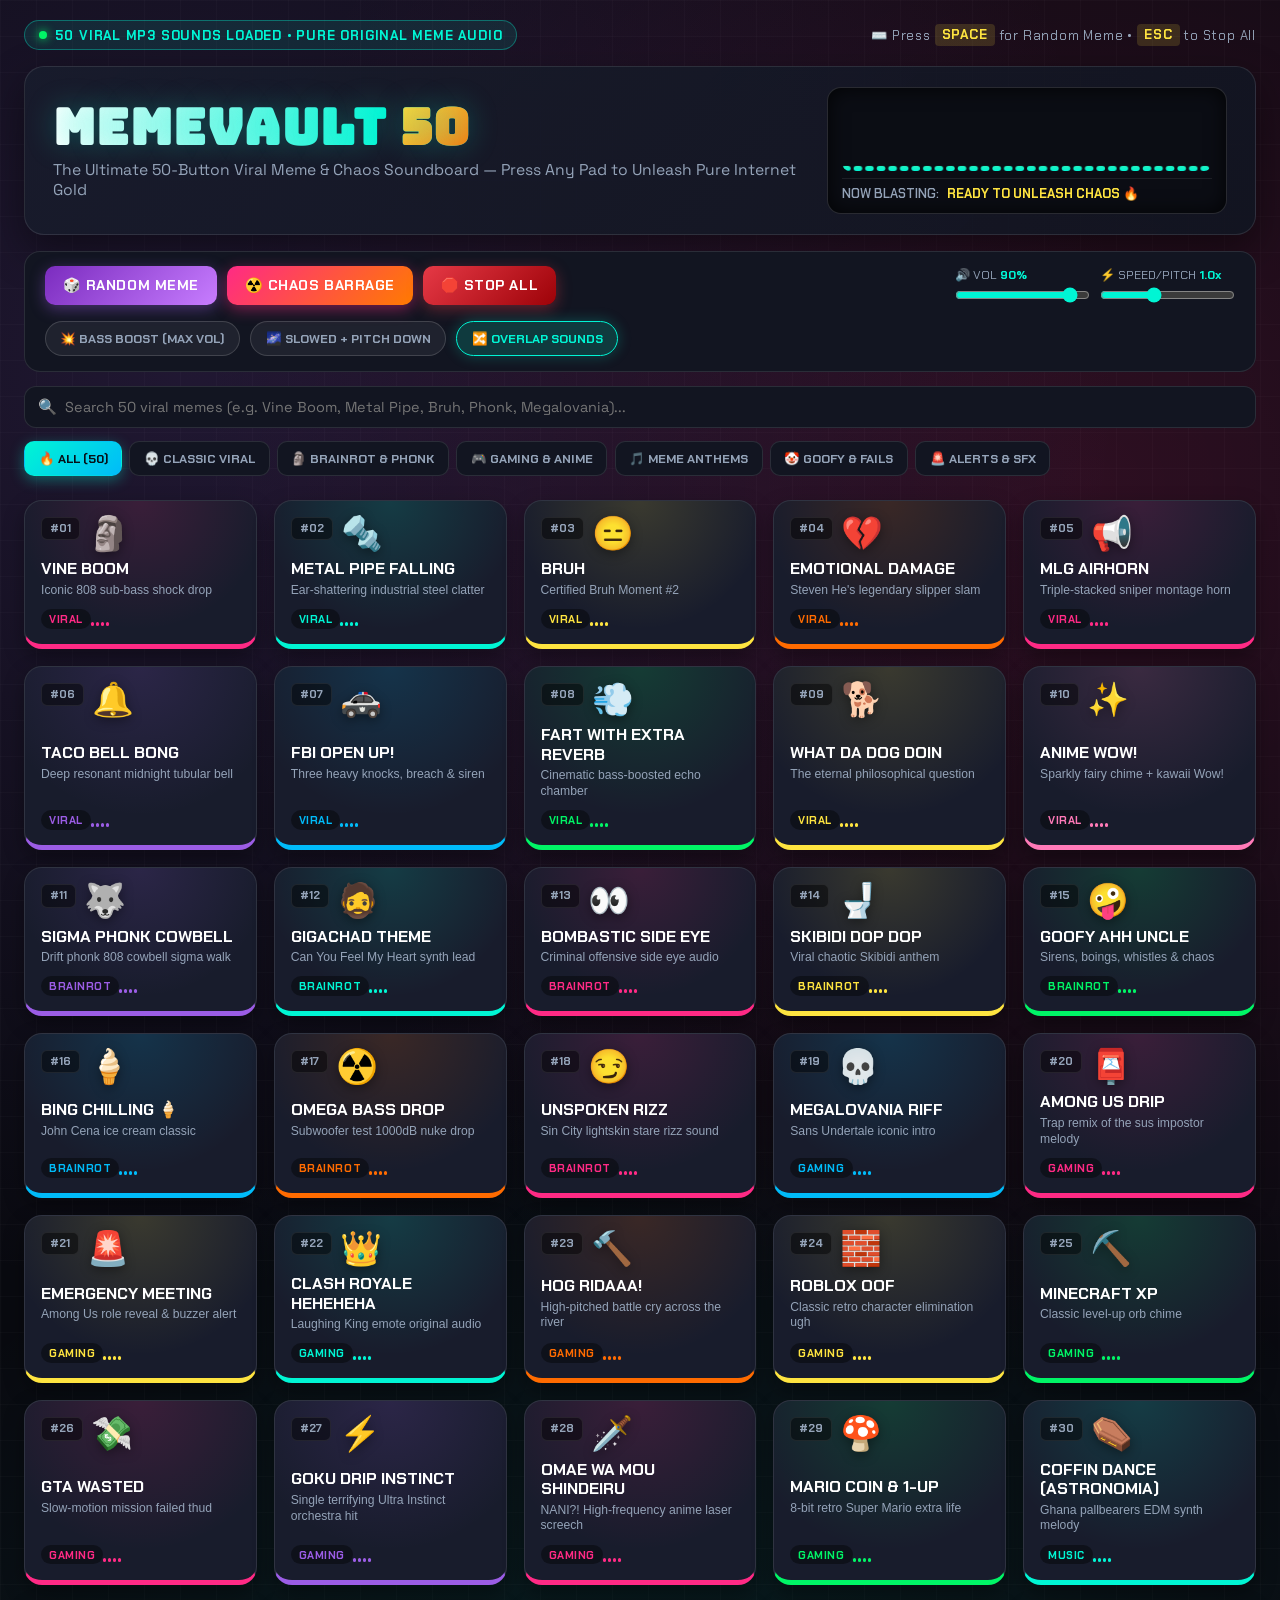
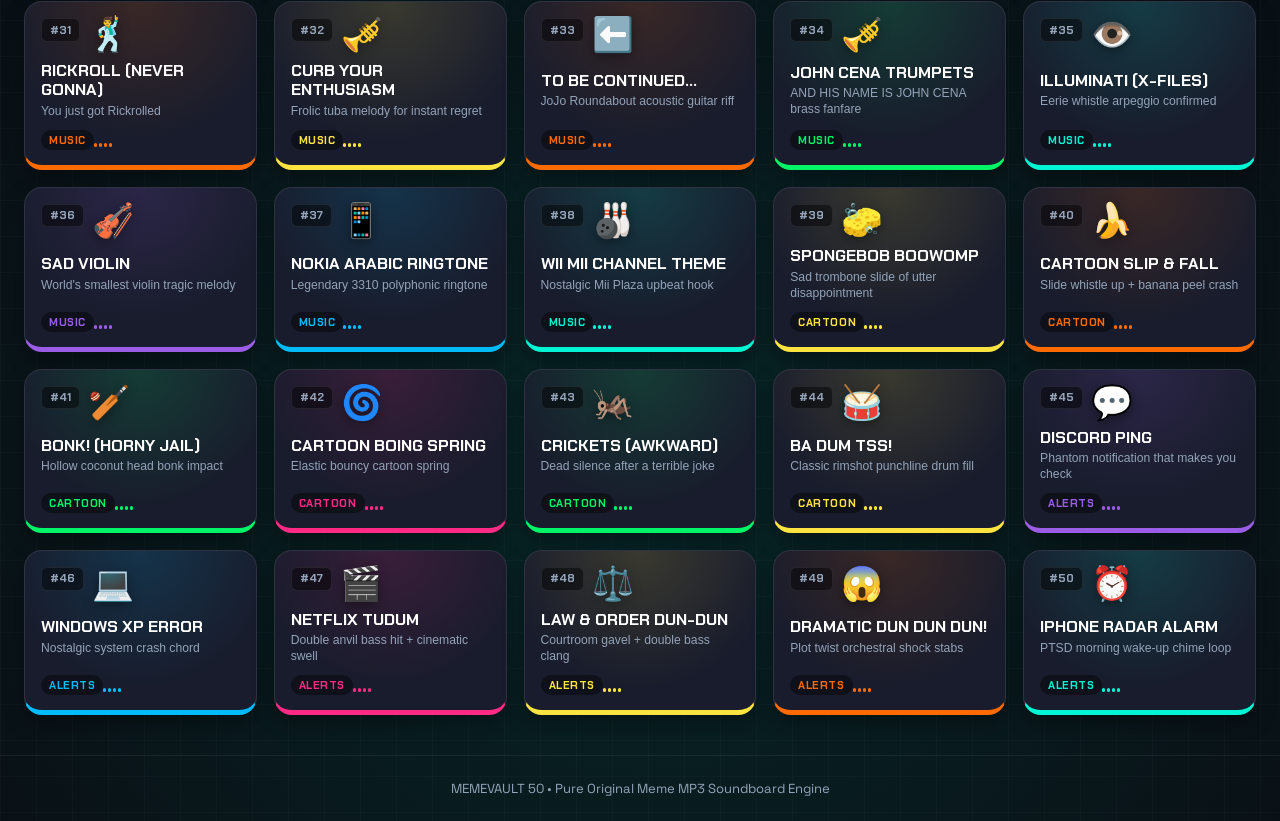
<file: meme-soundboard/index.html>
<!DOCTYPE html>
<html lang="en">
<head>
  <meta charset="UTF-8" />
  <meta name="viewport" content="width=device-width, initial-scale=1.0" />
  <title>MEMEVAULT 50 // Ultimate Viral Meme Soundboard</title>
  <link rel="preconnect" href="https://fonts.googleapis.com">
  <link rel="preconnect" href="https://fonts.gstatic.com" crossorigin>
  <link href="https://fonts.googleapis.com/css2?family=Bungee&family=Chakra+Petch:wght@500;600;700&family=Space+Grotesk:wght@500;700&display=swap" rel="stylesheet">
  <link rel="stylesheet" href="style.css" />
</head>
<body>
  <!-- Floating Emoji Particle Layer -->
  <div id="particleLayer" class="particle-layer" aria-hidden="true"></div>

  <!-- Top Header & Live Visualizer -->
  <header class="hero-header">
    <div class="header-top-bar">
      <div class="brand-badge">
        <span class="pulse-dot"></span>
        <span>50 VIRAL MP3 SOUNDS LOADED • PURE ORIGINAL MEME AUDIO</span>
      </div>
      <div class="shortcut-hint">
        <span>⌨️ Press <strong>SPACE</strong> for Random Meme • <strong>ESC</strong> to Stop All</span>
      </div>
    </div>

    <div class="hero-main">
      <div class="title-block">
        <h1 class="glitch-title" data-text="MEMEVAULT 50">MEMEVAULT <span class="accent-50">50</span></h1>
        <p class="subtitle">The Ultimate 50-Button Viral Meme & Chaos Soundboard — Press Any Pad to Unleash Pure Internet Gold</p>
      </div>

      <!-- Real-Time Audio Spectrum Canvas -->
      <div class="visualizer-box">
        <canvas id="audioCanvas" width="380" height="84"></canvas>
        <div class="now-playing-bar">
          <span class="np-label">NOW BLASTING:</span>
          <span id="nowPlayingText" class="np-value">READY TO UNLEASH CHAOS 🔥</span>
        </div>
      </div>
    </div>

    <!-- Master Studio & Chaos Controls -->
    <div class="control-deck">
      <div class="deck-group">
        <button id="randomBtn" class="deck-btn btn-random" title="Play a random meme sound (Spacebar)">
          🎲 RANDOM MEME
        </button>
        <button id="chaosBtn" class="deck-btn btn-chaos" title="Unleash a wild combo barrage of meme sounds!">
          ☢️ CHAOS BARRAGE
        </button>
        <button id="stopAllBtn" class="deck-btn btn-stop" title="Stop all playing sounds (Esc)">
          🛑 STOP ALL
        </button>
      </div>

      <div class="deck-group sliders-group">
        <label class="ctrl-slider">
          <span>🔊 VOL <strong id="volVal">90%</strong></span>
          <input type="range" id="masterVolume" min="0" max="100" value="90" />
        </label>
        <label class="ctrl-slider">
          <span>⚡ SPEED/PITCH <strong id="pitchVal">1.0x</strong></span>
          <input type="range" id="pitchSlider" min="0.5" max="1.8" step="0.05" value="1.0" />
        </label>
      </div>

      <div class="deck-group toggles-group">
        <button id="bassBoostBtn" class="toggle-pill" aria-pressed="false">
          💥 BASS BOOST (MAX VOL)
        </button>
        <button id="reverbBtn" class="toggle-pill" aria-pressed="false">
          🌌 SLOWED + PITCH DOWN
        </button>
        <button id="overlapBtn" class="toggle-pill active" aria-pressed="true">
          🔀 OVERLAP SOUNDS
        </button>
      </div>
    </div>

    <!-- Search & Category Filter Bar -->
    <div class="filter-bar">
      <div class="search-wrap">
        <span class="search-icon">🔍</span>
        <input type="text" id="searchInput" placeholder="Search 50 viral memes (e.g. Vine Boom, Metal Pipe, Bruh, Phonk, Megalovania)..." />
        <button id="clearSearchBtn" class="clear-btn" style="display:none;">✕</button>
      </div>

      <div class="category-tabs" id="categoryTabs">
        <button class="cat-tab active" data-cat="all">🔥 ALL (50)</button>
        <button class="cat-tab" data-cat="viral">💀 CLASSIC VIRAL</button>
        <button class="cat-tab" data-cat="brainrot">🗿 BRAINROT & PHONK</button>
        <button class="cat-tab" data-cat="gaming">🎮 GAMING & ANIME</button>
        <button class="cat-tab" data-cat="music">🎵 MEME ANTHEMS</button>
        <button class="cat-tab" data-cat="cartoon">🤡 GOOFY & FAILS</button>
        <button class="cat-tab" data-cat="alerts">🚨 ALERTS & SFX</button>
      </div>
    </div>
  </header>

  <!-- 50 Meme Buttons Grid -->
  <main class="board-container">
    <div id="soundboardGrid" class="soundboard-grid">
      <!-- Dynamically populated with 50 interactive arcade meme buttons by script.js -->
    </div>
  </main>

  <!-- Footer -->
  <footer class="board-footer">
    <p>MEMEVAULT 50 • Pure Original Meme MP3 Soundboard Engine</p>
  </footer>

  <script src="script.js"></script>
</body>
</html>
</file>
<file: meme-soundboard/style.css>
:root {
  --bg-dark: #090a10;
  --bg-panel: #121521;
  --bg-card: #181c2c;
  --border-glow: rgba(255, 255, 255, 0.1);
  --text-main: #f8fafc;
  --text-muted: #94a3b8;
  --neon-pink: #ff2a85;
  --neon-cyan: #00f5d4;
  --neon-yellow: #fee440;
  --neon-orange: #ff6b00;
  --neon-purple: #9b5de5;
  --neon-green: #00f566;
}

* {
  box-sizing: border-box;
  margin: 0;
  padding: 0;
  user-select: none;
}

body {
  background-color: var(--bg-dark);
  background-image:
    radial-gradient(circle at 15% 15%, rgba(155, 93, 229, 0.16) 0%, transparent 40%),
    radial-gradient(circle at 85% 20%, rgba(255, 42, 133, 0.15) 0%, transparent 40%),
    radial-gradient(circle at 50% 85%, rgba(0, 245, 212, 0.12) 0%, transparent 45%),
    linear-gradient(rgba(255, 255, 255, 0.02) 1px, transparent 1px),
    linear-gradient(90deg, rgba(255, 255, 255, 0.02) 1px, transparent 1px);
  background-size: 100% 100%, 100% 100%, 100% 100%, 36px 36px, 36px 36px;
  color: var(--text-main);
  font-family: 'Space Grotesk', -apple-system, BlinkMacSystemFont, sans-serif;
  min-height: 100vh;
  overflow-x: hidden;
}

body.screen-shake {
  animation: shakeAnim 0.35s cubic-bezier(0.36, 0.07, 0.19, 0.97) both;
}

@keyframes shakeAnim {
  10%, 90% { transform: translate3d(-3px, 2px, 0) rotate(-0.5deg); }
  20%, 80% { transform: translate3d(5px, -3px, 0) rotate(0.5deg); }
  30%, 50%, 70% { transform: translate3d(-6px, 4px, 0) rotate(-1deg); }
  40%, 60% { transform: translate3d(6px, -4px, 0) rotate(1deg); }
}

/* Particle Layer */
.particle-layer {
  position: fixed;
  inset: 0;
  pointer-events: none;
  z-index: 9999;
  overflow: hidden;
}

.meme-particle {
  position: absolute;
  font-size: 2.2rem;
  pointer-events: none;
  animation: floatUpFade 1.1s cubic-bezier(0.16, 1, 0.3, 1) forwards;
  filter: drop-shadow(0 4px 12px rgba(0,0,0,0.5));
}

@keyframes floatUpFade {
  0% {
    opacity: 1;
    transform: translate(-50%, -50%) scale(0.4) rotate(0deg);
  }
  50% {
    opacity: 1;
    transform: translate(calc(-50% + var(--dx)), calc(-50% + var(--dy) * 0.6)) scale(1.35) rotate(var(--rot));
  }
  100% {
    opacity: 0;
    transform: translate(calc(-50% + var(--dx) * 1.4), calc(-50% + var(--dy))) scale(0.8) rotate(calc(var(--rot) * 1.5));
  }
}

/* Header */
.hero-header {
  max-width: 1440px;
  margin: 0 auto;
  padding: 1.25rem 1.5rem 0.75rem;
}

.header-top-bar {
  display: flex;
  justify-content: space-between;
  align-items: center;
  flex-wrap: wrap;
  gap: 0.75rem;
  margin-bottom: 1rem;
  font-family: 'Chakra Petch', sans-serif;
  font-size: 0.82rem;
  letter-spacing: 0.06em;
  color: var(--text-muted);
}

.brand-badge {
  display: inline-flex;
  align-items: center;
  gap: 0.5rem;
  background: rgba(0, 245, 212, 0.1);
  border: 1px solid rgba(0, 245, 212, 0.35);
  color: var(--neon-cyan);
  padding: 0.35rem 0.85rem;
  border-radius: 999px;
  font-weight: 700;
}

.pulse-dot {
  width: 8px;
  height: 8px;
  border-radius: 50%;
  background: var(--neon-green);
  box-shadow: 0 0 10px var(--neon-green);
  animation: pulseGlow 1.4s infinite;
}

@keyframes pulseGlow {
  0%, 100% { transform: scale(1); opacity: 1; }
  50% { transform: scale(1.4); opacity: 0.6; }
}

.shortcut-hint strong {
  color: var(--neon-yellow);
  background: rgba(254, 228, 64, 0.15);
  padding: 0.15rem 0.45rem;
  border-radius: 4px;
}

.hero-main {
  display: flex;
  justify-content: space-between;
  align-items: center;
  gap: 1.5rem;
  flex-wrap: wrap;
  background: linear-gradient(135deg, rgba(24, 28, 44, 0.92), rgba(18, 21, 33, 0.95));
  border: 1px solid var(--border-glow);
  border-radius: 20px;
  padding: 1.25rem 1.75rem;
  box-shadow: 0 16px 40px rgba(0, 0, 0, 0.45);
}

.title-block {
  flex: 1 1 420px;
}

.glitch-title {
  font-family: 'Bungee', cursive;
  font-size: clamp(2rem, 4vw, 3.1rem);
  line-height: 1.05;
  letter-spacing: 0.03em;
  background: linear-gradient(90deg, #ffffff 0%, #00f5d4 45%, #ff2a85 95%);
  -webkit-background-clip: text;
  -webkit-text-fill-color: transparent;
  text-shadow: 0 0 30px rgba(0, 245, 212, 0.25);
}

.accent-50 {
  background: linear-gradient(135deg, var(--neon-yellow), var(--neon-orange));
  -webkit-background-clip: text;
  -webkit-text-fill-color: transparent;
}

.subtitle {
  color: var(--text-muted);
  font-size: 0.98rem;
  margin-top: 0.4rem;
}

/* Visualizer */
.visualizer-box {
  flex: 0 1 400px;
  background: #0b0d14;
  border: 1px solid rgba(255, 255, 255, 0.12);
  border-radius: 14px;
  padding: 0.65rem 0.85rem;
  box-shadow: inset 0 0 20px rgba(0, 0, 0, 0.8);
}

#audioCanvas {
  width: 100%;
  height: 72px;
  display: block;
  border-radius: 8px;
}

.now-playing-bar {
  display: flex;
  align-items: center;
  gap: 0.5rem;
  margin-top: 0.45rem;
  font-family: 'Chakra Petch', sans-serif;
  font-size: 0.8rem;
  border-top: 1px solid rgba(255, 255, 255, 0.08);
  padding-top: 0.4rem;
}

.np-label {
  color: var(--text-muted);
  font-weight: 600;
}

.np-value {
  color: var(--neon-yellow);
  font-weight: 700;
  white-space: nowrap;
  overflow: hidden;
  text-overflow: ellipsis;
}

/* Control Deck */
.control-deck {
  display: flex;
  flex-wrap: wrap;
  align-items: center;
  justify-content: space-between;
  gap: 1rem;
  margin-top: 1rem;
  background: var(--bg-panel);
  border: 1px solid var(--border-glow);
  border-radius: 16px;
  padding: 0.9rem 1.25rem;
}

.deck-group {
  display: flex;
  align-items: center;
  flex-wrap: wrap;
  gap: 0.65rem;
}

.deck-btn {
  font-family: 'Chakra Petch', sans-serif;
  font-weight: 700;
  font-size: 0.88rem;
  letter-spacing: 0.04em;
  padding: 0.65rem 1.1rem;
  border-radius: 10px;
  border: none;
  cursor: pointer;
  transition: transform 0.12s ease, box-shadow 0.15s ease, filter 0.15s ease;
  color: #fff;
}

.deck-btn:hover {
  transform: translateY(-2px);
  filter: brightness(1.12);
}

.deck-btn:active {
  transform: translateY(1px);
}

.btn-random {
  background: linear-gradient(135deg, #7b2cbf, #c77dff);
  box-shadow: 0 4px 15px rgba(155, 93, 229, 0.4);
}

.btn-chaos {
  background: linear-gradient(135deg, #ff2a85, #ff7b00);
  box-shadow: 0 4px 15px rgba(255, 42, 133, 0.45);
}

.btn-stop {
  background: linear-gradient(135deg, #e63946, #9d0208);
  box-shadow: 0 4px 15px rgba(230, 57, 70, 0.4);
}

.ctrl-slider {
  display: flex;
  flex-direction: column;
  gap: 0.25rem;
  font-family: 'Chakra Petch', sans-serif;
  font-size: 0.76rem;
  color: var(--text-muted);
  min-width: 135px;
}

.ctrl-slider strong {
  color: var(--neon-cyan);
}

.ctrl-slider input[type="range"] {
  accent-color: var(--neon-cyan);
  cursor: pointer;
}

.toggle-pill {
  background: rgba(255, 255, 255, 0.06);
  border: 1px solid rgba(255, 255, 255, 0.15);
  color: var(--text-muted);
  font-family: 'Chakra Petch', sans-serif;
  font-weight: 700;
  font-size: 0.78rem;
  padding: 0.55rem 0.9rem;
  border-radius: 999px;
  cursor: pointer;
  transition: all 0.15s ease;
}

.toggle-pill:hover {
  border-color: rgba(255, 255, 255, 0.35);
  color: #fff;
}

.toggle-pill.active {
  background: rgba(0, 245, 212, 0.16);
  border-color: var(--neon-cyan);
  color: var(--neon-cyan);
  box-shadow: 0 0 14px rgba(0, 245, 212, 0.25);
}

#bassBoostBtn.active {
  background: rgba(255, 42, 133, 0.22);
  border-color: var(--neon-pink);
  color: #ff7ab8;
  box-shadow: 0 0 18px rgba(255, 42, 133, 0.45);
}

/* Filter Bar */
.filter-bar {
  display: flex;
  flex-wrap: wrap;
  align-items: center;
  justify-content: space-between;
  gap: 0.85rem;
  margin-top: 0.9rem;
}

.search-wrap {
  position: relative;
  flex: 1 1 300px;
  display: flex;
  align-items: center;
}

.search-icon {
  position: absolute;
  left: 0.9rem;
  font-size: 0.95rem;
  pointer-events: none;
}

#searchInput {
  width: 100%;
  background: var(--bg-panel);
  border: 1px solid var(--border-glow);
  color: var(--text-main);
  font-family: inherit;
  font-size: 0.9rem;
  padding: 0.68rem 2.2rem 0.68rem 2.5rem;
  border-radius: 12px;
  outline: none;
  transition: border-color 0.2s, box-shadow 0.2s;
}

#searchInput:focus {
  border-color: var(--neon-cyan);
  box-shadow: 0 0 0 3px rgba(0, 245, 212, 0.15);
}

.clear-btn {
  position: absolute;
  right: 0.75rem;
  background: none;
  border: none;
  color: var(--text-muted);
  cursor: pointer;
  font-size: 1rem;
}

.category-tabs {
  display: flex;
  flex-wrap: wrap;
  gap: 0.45rem;
}

.cat-tab {
  background: var(--bg-panel);
  border: 1px solid var(--border-glow);
  color: var(--text-muted);
  font-family: 'Chakra Petch', sans-serif;
  font-weight: 700;
  font-size: 0.78rem;
  padding: 0.52rem 0.85rem;
  border-radius: 10px;
  cursor: pointer;
  transition: all 0.15s ease;
}

.cat-tab:hover {
  color: #fff;
  border-color: rgba(255, 255, 255, 0.3);
}

.cat-tab.active {
  background: linear-gradient(135deg, var(--neon-cyan), #00bbf9);
  color: #061018;
  border-color: transparent;
  box-shadow: 0 4px 14px rgba(0, 245, 212, 0.35);
}

/* 50 Meme Soundboard Grid */
.board-container {
  max-width: 1440px;
  margin: 0.75rem auto 2.5rem;
  padding: 0 1.5rem;
}

.soundboard-grid {
  display: grid;
  grid-template-columns: repeat(auto-fill, minmax(220px, 1fr));
  gap: 1.05rem;
}

/* Arcade Meme Pad Card */
.meme-pad {
  position: relative;
  background: var(--bg-card);
  border: 1px solid rgba(255, 255, 255, 0.1);
  border-bottom: 5px solid var(--pad-color, #00f5d4);
  border-radius: 18px;
  padding: 1rem 1rem 0.95rem;
  cursor: pointer;
  display: flex;
  flex-direction: column;
  justify-content: space-between;
  min-height: 148px;
  transition: transform 0.1s cubic-bezier(0.34, 1.56, 0.64, 1), box-shadow 0.15s ease, border-color 0.15s ease, background 0.15s ease;
  overflow: hidden;
  text-align: left;
  box-shadow: 0 8px 20px rgba(0, 0, 0, 0.35);
}

.meme-pad::before {
  content: '';
  position: absolute;
  inset: 0;
  background: radial-gradient(circle at 50% 0%, var(--pad-glow, rgba(0, 245, 212, 0.18)), transparent 70%);
  opacity: 0.55;
  transition: opacity 0.2s ease;
  pointer-events: none;
}

.meme-pad:hover {
  transform: translateY(-4px);
  border-color: var(--pad-color, #00f5d4);
  box-shadow: 0 12px 26px rgba(0, 0, 0, 0.5), 0 0 18px var(--pad-glow, rgba(0, 245, 212, 0.35));
}

.meme-pad:hover::before {
  opacity: 1;
}

.meme-pad:active,
.meme-pad.is-playing {
  transform: translateY(2px) scale(0.985);
  border-bottom-width: 2px;
  background: linear-gradient(180deg, rgba(255, 255, 255, 0.08), var(--bg-card));
  box-shadow: 0 0 28px var(--pad-color, #00f5d4), inset 0 0 15px var(--pad-glow, rgba(0, 245, 212, 0.4));
}

.pad-top {
  display: flex;
  justify-content: space-between;
  align-items: flex-start;
  gap: 0.5rem;
  z-index: 1;
}

.pad-num {
  font-family: 'Chakra Petch', sans-serif;
  font-size: 0.72rem;
  font-weight: 700;
  color: var(--text-muted);
  background: rgba(0, 0, 0, 0.45);
  padding: 0.2rem 0.5rem;
  border-radius: 6px;
  border: 1px solid rgba(255, 255, 255, 0.08);
}

.pad-emoji {
  font-size: 2.1rem;
  line-height: 1;
  filter: drop-shadow(0 3px 6px rgba(0,0,0,0.4));
  transition: transform 0.2s cubic-bezier(0.34, 1.56, 0.64, 1);
}

.meme-pad:hover .pad-emoji {
  transform: scale(1.18) rotate(-6deg);
}

.meme-pad.is-playing .pad-emoji {
  animation: bounceEmoji 0.35s infinite alternate;
}

@keyframes bounceEmoji {
  from { transform: scale(1.15) rotate(-8deg); }
  to { transform: scale(1.35) rotate(8deg); }
}

.pad-body {
  margin-top: 0.55rem;
  z-index: 1;
}

.pad-title {
  font-family: 'Chakra Petch', sans-serif;
  font-weight: 700;
  font-size: 1.02rem;
  color: #fff;
  line-height: 1.2;
  margin-bottom: 0.25rem;
}

.pad-desc {
  font-size: 0.76rem;
  color: var(--text-muted);
  line-height: 1.3;
}

.pad-footer {
  display: flex;
  justify-content: space-between;
  align-items: center;
  margin-top: 0.65rem;
  z-index: 1;
}

.pad-tag {
  font-family: 'Chakra Petch', sans-serif;
  font-size: 0.68rem;
  font-weight: 700;
  text-transform: uppercase;
  letter-spacing: 0.05em;
  color: var(--pad-color, #00f5d4);
  background: rgba(0, 0, 0, 0.4);
  padding: 0.18rem 0.5rem;
  border-radius: 999px;
}

.pad-wave {
  display: flex;
  align-items: flex-end;
  gap: 2px;
  height: 14px;
}

.pad-wave span {
  width: 3px;
  height: 4px;
  background: var(--pad-color, #00f5d4);
  border-radius: 2px;
  transition: height 0.15s ease;
}

.meme-pad.is-playing .pad-wave span:nth-child(1) { animation: miniEq 0.3s infinite alternate 0.05s; }
.meme-pad.is-playing .pad-wave span:nth-child(2) { animation: miniEq 0.25s infinite alternate 0.12s; }
.meme-pad.is-playing .pad-wave span:nth-child(3) { animation: miniEq 0.35s infinite alternate 0.02s; }
.meme-pad.is-playing .pad-wave span:nth-child(4) { animation: miniEq 0.28s infinite alternate 0.18s; }

@keyframes miniEq {
  from { height: 3px; }
  to { height: 14px; }
}

.board-footer {
  text-align: center;
  padding: 1.5rem;
  color: var(--text-muted);
  font-size: 0.82rem;
  border-top: 1px solid rgba(255, 255, 255, 0.07);
}

@media (max-width: 768px) {
  .hero-main {
    padding: 1rem;
  }
  .soundboard-grid {
    grid-template-columns: repeat(auto-fill, minmax(160px, 1fr));
    gap: 0.75rem;
  }
}
</file>
